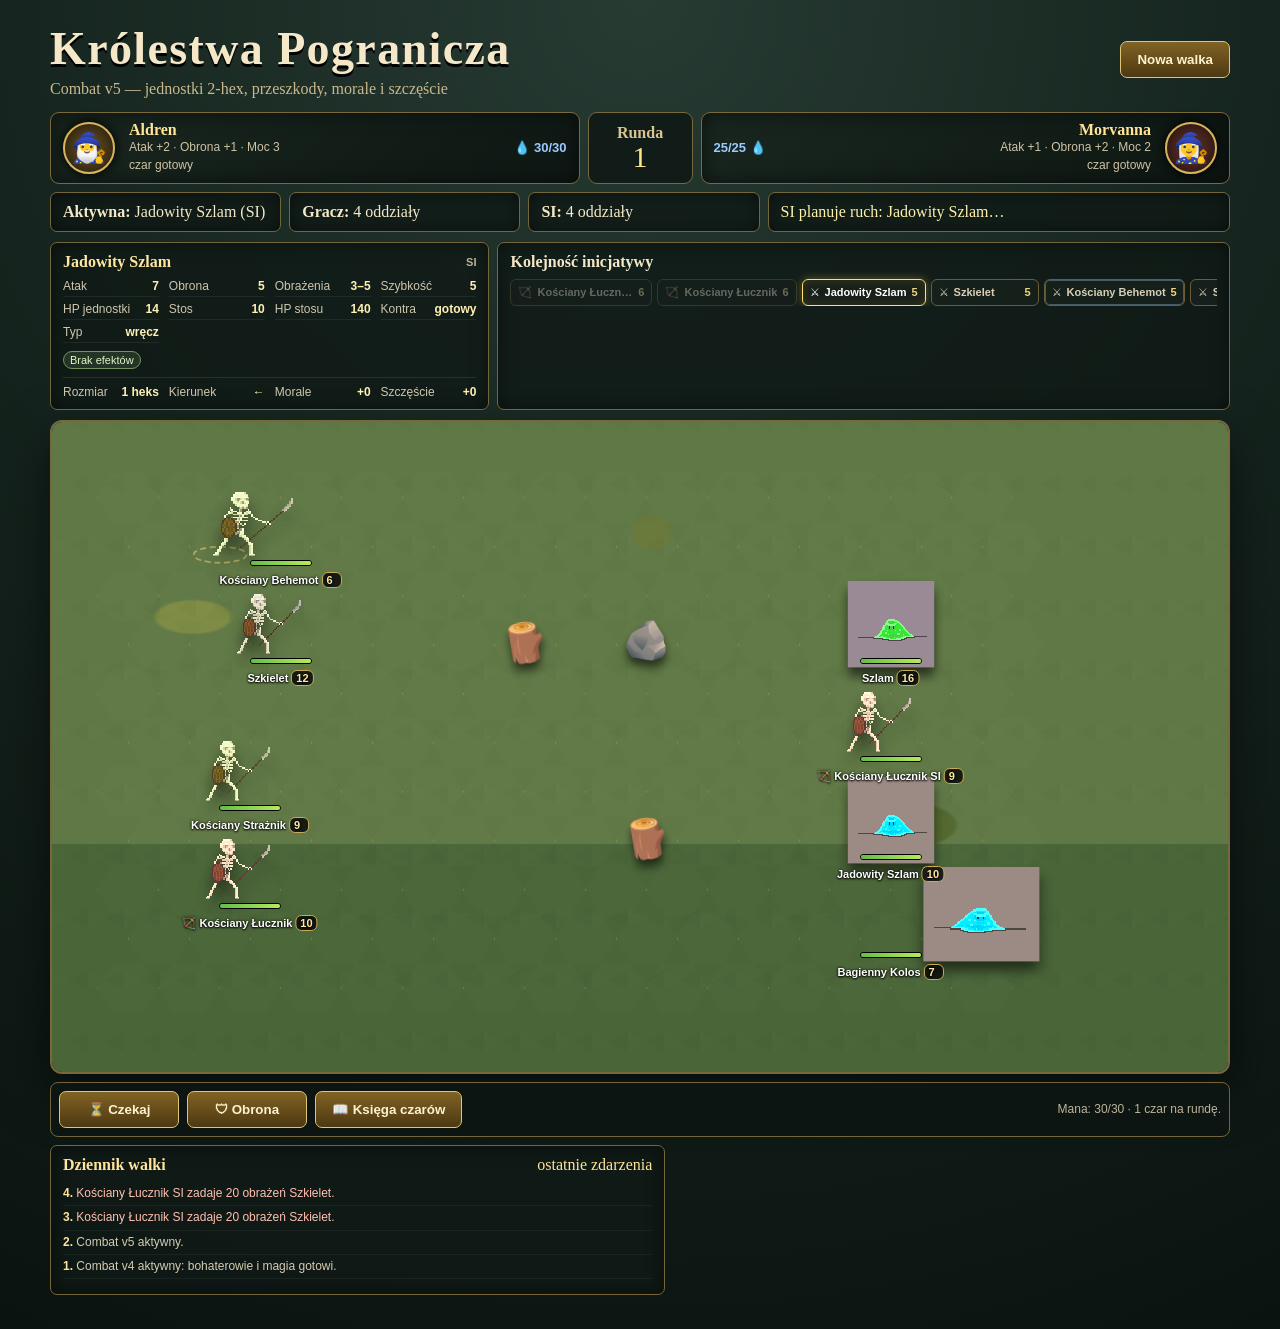
<file: index.html>
<!doctype html>
<html lang="pl">
<head>
  <meta charset="utf-8" />
  <meta name="viewport" content="width=device-width,initial-scale=1" />
  <title>Królestwa Pogranicza — Combat v5</title>
  <link rel="stylesheet" href="style.css" />
  <link rel="stylesheet" href="combat-v4.css" />
  <link rel="stylesheet" href="combat-v5.css" />
</head>
<body>
  <main class="game-shell">
    <header>
      <div>
        <h1>Królestwa Pogranicza</h1>
        <p class="subtitle">Combat v5 — jednostki 2-hex, przeszkody, morale i szczęście</p>
      </div>
      <button id="restartBtn">Nowa walka</button>
    </header>

    <section class="hero-row">
      <div class="hero-card player-hero" id="playerHeroCard"></div>
      <div class="round-card"><strong>Runda</strong><span id="roundLabel">1</span></div>
      <div class="hero-card ai-hero" id="aiHeroCard"></div>
    </section>

    <section class="hud">
      <div class="panel"><strong>Aktywna:</strong> <span id="turnLabel"></span></div>
      <div class="panel"><strong>Gracz:</strong> <span id="playerCount"></span></div>
      <div class="panel"><strong>SI:</strong> <span id="aiCount"></span></div>
      <div class="panel status" id="statusText">Wybierz akcję.</div>
    </section>

    <section class="combat-info">
      <div class="panel unit-card" id="unitCard"></div>
      <div class="panel initiative-panel">
        <strong>Kolejność inicjatywy</strong>
        <div id="initiativeQueue" class="initiative-queue"></div>
      </div>
    </section>

    <section class="battlefield-wrap">
      <div id="battlefield" class="battlefield" aria-label="Pole bitwy 15 na 11 heksów"></div>
    </section>

    <section class="action-bar">
      <button id="waitBtn" title="Przenieś aktywną jednostkę na koniec bieżącej kolejki">⏳ Czekaj</button>
      <button id="defendBtn" title="Zakończ turę i zyskaj +2 Obrony">🛡 Obrona</button>
      <button id="spellBtn" title="Otwórz księgę czarów">📖 Księga czarów</button>
      <div class="action-hint" id="actionHint">Bohater może rzucić jeden czar na rundę.</div>
    </section>

    <section class="bottom-panels">
      <div class="panel spellbook hidden" id="spellbook">
        <div class="panel-title"><strong>Księga czarów</strong><button id="closeSpellBtn">×</button></div>
        <div id="spellGrid" class="spell-grid"></div>
        <div class="spell-help" id="spellHelp">Wybierz czar, a następnie cel na polu bitwy.</div>
      </div>
      <div class="panel battle-log-panel">
        <div class="panel-title"><strong>Dziennik walki</strong><span>ostatnie zdarzenia</span></div>
        <div id="battleLog" class="battle-log"></div>
      </div>
    </section>
  </main>
  <script src="combat-core.js"></script>
  <script src="battlefield-core.js"></script>
  <script src="adventure-core.js"></script>
  <script src="game-state.js"></script>
  <script src="town-core.js"></script>
  <script src="battle-bridge.js"></script>
  <script src="game.js"></script>
  <script src="combat-v4.js"></script>
  <script src="combat-v5.js"></script>
  <script>document.getElementById('restartBtn').onclick=reset;</script>
</body>
</html>
</file>
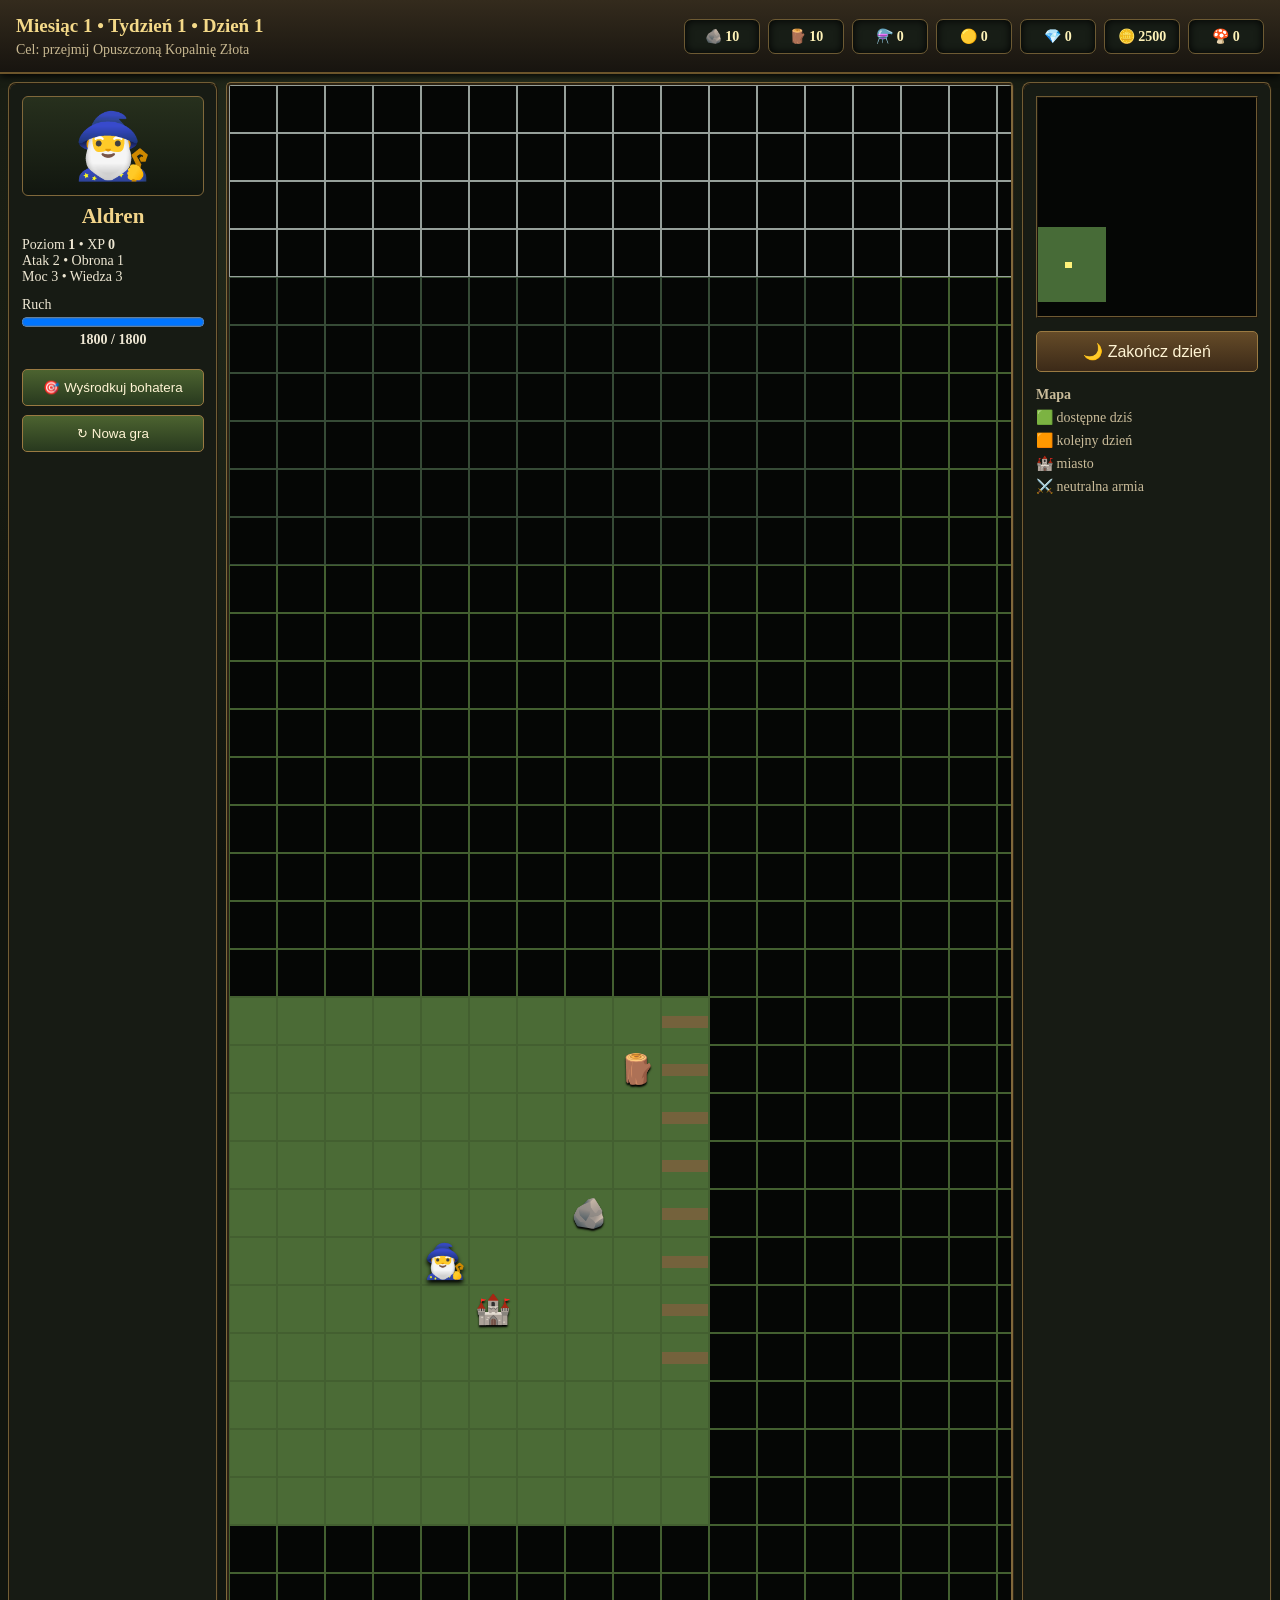
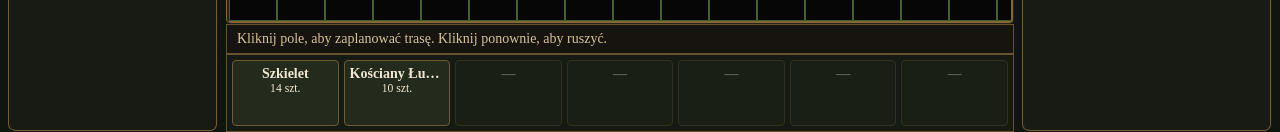
<file: adventure.html>
<!doctype html><html lang="pl"><head><meta charset="utf-8"><meta name="viewport" content="width=device-width,initial-scale=1"><title>Królestwa Pogranicza — Mapa przygody</title><link rel="stylesheet" href="adventure.css"></head><body>
<div class="adventure-shell">
<header class="topbar"><div class="calendar"><b id="calendarLabel">M1 • T1 • D1</b><span id="objective">Cel: przejmij Opuszczoną Kopalnię Złota</span></div><div class="resources">
<span title="Kamień">🪨 <b id="res-stone">0</b></span><span title="Drewno">🪵 <b id="res-wood">0</b></span><span title="Rtęć">⚗️ <b id="res-mercury">0</b></span><span title="Siarka">🟡 <b id="res-sulfur">0</b></span><span title="Klejnoty">💎 <b id="res-gems">0</b></span><span title="Złoto">🪙 <b id="res-gold">0</b></span><span title="Grzyby Dusz">🍄 <b id="res-soulMushrooms">0</b></span>
</div></header>
<main class="layout"><aside id="heroPanel" class="hero-panel"><div class="portrait">🧙‍♂️</div><h2 id="heroName">Aldren</h2><div id="heroStats"></div><div class="movement"><span>Ruch</span><progress id="moveBar" max="1800" value="1800"></progress><b id="moveText"></b></div><button id="centerHeroBtn">🎯 Wyśrodkuj bohatera</button><button id="newGameBtn">↻ Nowa gra</button></aside>
<section class="map-frame"><div id="mapViewport" class="map-viewport"><div id="adventureMap" class="adventure-map"></div></div><div id="mapStatus" class="map-status">Kliknij pole, aby zaplanować trasę. Kliknij ponownie, aby ruszyć.</div><div id="armyBar" class="army-bar"></div></section>
<aside class="right-panel"><canvas id="minimap" width="224" height="224"></canvas><button id="endDayBtn" class="end-day">🌙 Zakończ dzień</button><div class="legend"><b>Mapa</b><span>🟩 dostępne dziś</span><span>🟧 kolejny dzień</span><span>🏰 miasto</span><span>⚔️ neutralna armia</span></div></aside></main>
</div>
<div id="modal" class="modal hidden"><div class="modal-card"><h3 id="modalTitle"></h3><p id="modalText"></p><div id="modalActions"></div></div></div>
<script src="adventure-core.js"></script><script src="game-state.js"></script><script src="town-core.js"></script><script src="maps/adventure-v1-map.js"></script><script src="battle-bridge.js"></script><script src="adventure.js"></script>
</body></html>
</file>
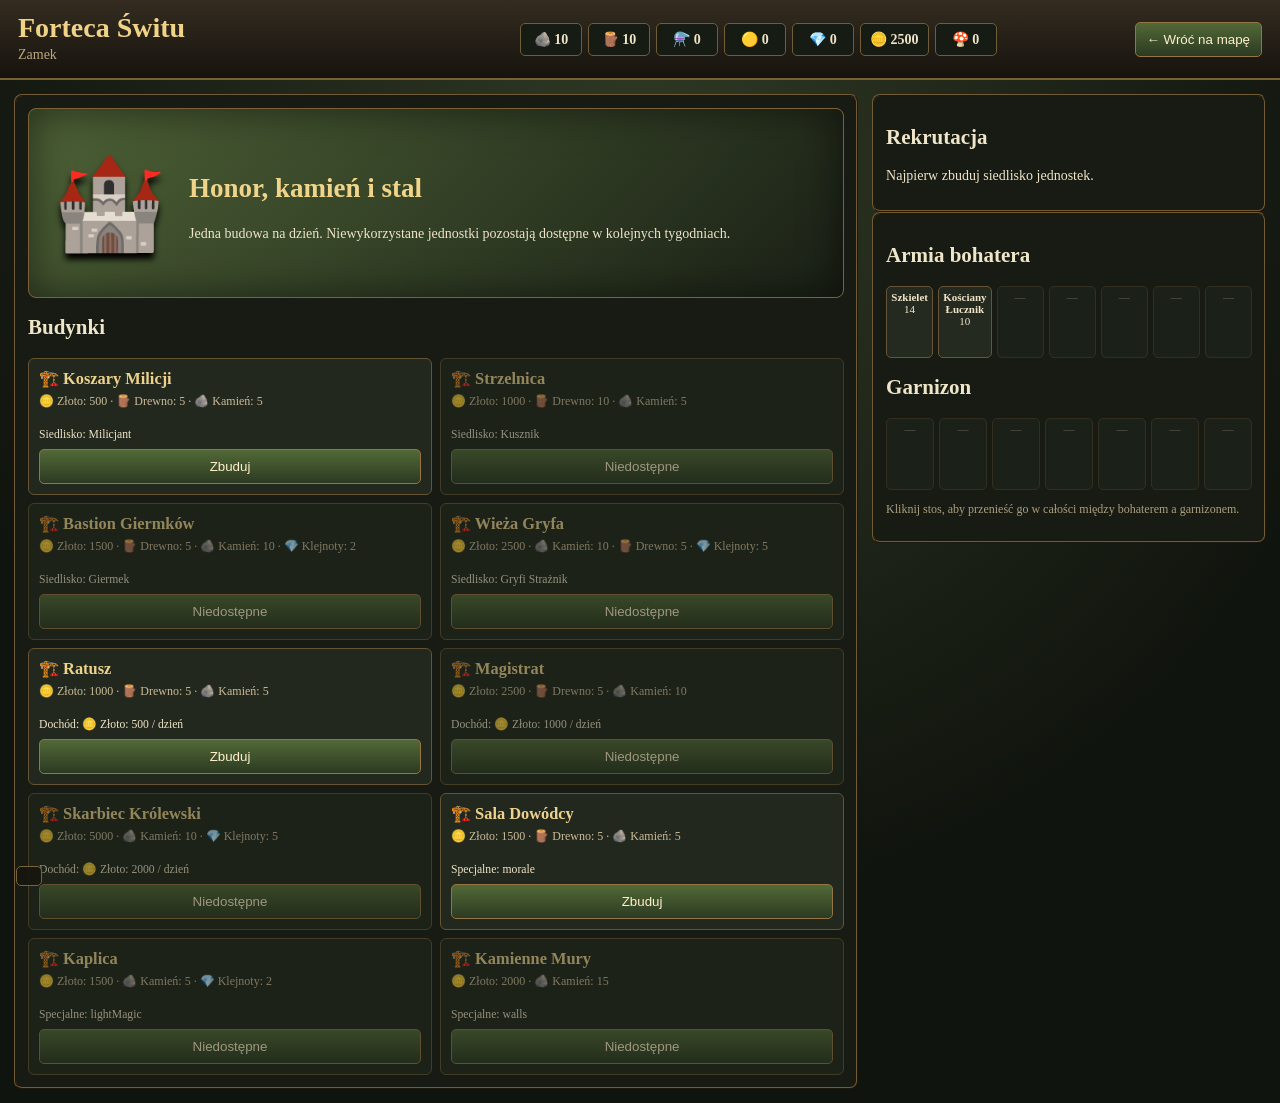
<file: town.html>
<!doctype html><html lang="pl"><head><meta charset="utf-8"><meta name="viewport" content="width=device-width,initial-scale=1"><title>Królestwa Pogranicza — Miasto</title><link rel="stylesheet" href="town.css"></head><body><div class="town-shell">
<header><div><h1 id="townName">Miasto</h1><p id="townFaction"></p></div><div class="resources"><span>🪨 <b id="res-stone">0</b></span><span>🪵 <b id="res-wood">0</b></span><span>⚗️ <b id="res-mercury">0</b></span><span>🟡 <b id="res-sulfur">0</b></span><span>💎 <b id="res-gems">0</b></span><span>🪙 <b id="res-gold">0</b></span><span>🍄 <b id="res-soulMushrooms">0</b></span></div><button id="backToMapBtn">← Wróć na mapę</button></header>
<main><section class="town-view"><div id="townBackdrop" class="town-backdrop"><div class="town-emblem" id="townEmblem">🏰</div><div class="town-copy"><h2 id="townTagline"></h2><p>Jedna budowa na dzień. Niewykorzystane jednostki pozostają dostępne w kolejnych tygodniach.</p></div></div><h2>Budynki</h2><div id="buildingsGrid" class="buildings-grid"></div></section>
<aside><section class="panel"><h2>Rekrutacja</h2><div id="recruitPanel"></div></section><section class="panel"><h2>Armia bohatera</h2><div id="heroArmy" class="army-grid"></div><h2>Garnizon</h2><div id="garrisonArmy" class="army-grid"></div><p class="hint">Kliknij stos, aby przenieść go w całości między bohaterem a garnizonem.</p></section></aside></main><div id="townStatus" class="status"></div></div>
<script src="adventure-core.js"></script><script src="game-state.js"></script><script src="town-core.js"></script><script src="town.js"></script></body></html>
</file>
<file: style.css>
:root { color-scheme: dark; font-family: Georgia, 'Times New Roman', serif; }
* { box-sizing: border-box; }
body {
  margin: 0; min-height: 100vh; color: #f5e8c8;
  background: radial-gradient(circle at top, #273b33 0, #16251f 42%, #0b1310 100%);
}
.game-shell { width: min(1180px, 97vw); margin: 0 auto; padding: 22px 0 34px; }
header { display:flex; justify-content:space-between; gap:20px; align-items:center; margin-bottom:14px; }
h1 { margin:0; font-size:clamp(28px,4vw,46px); letter-spacing:.03em; text-shadow:0 3px 0 #000; }
.subtitle { margin:.3rem 0 0; color:#c9b98d; }
button { border:1px solid #e0c477; background:linear-gradient(#806324,#4d3812); color:#fff3cf; padding:10px 16px; border-radius:7px; font-weight:700; cursor:pointer; }
button:hover { filter:brightness(1.18); }
.hud { display:grid; grid-template-columns:repeat(3,minmax(120px,1fr)) 2fr; gap:8px; margin-bottom:10px; }
.panel { background:#101a16cc; border:1px solid #75653b; border-radius:7px; padding:10px 12px; box-shadow:inset 0 0 18px #0007; }
.status { color:#fff0ab; }
.battlefield-wrap { overflow:auto; border:2px solid #78683b; border-radius:12px; box-shadow:0 18px 50px #0008; }
.battlefield {
  position:relative; min-width:1010px; height:650px; overflow:hidden;
  background:
    radial-gradient(ellipse at 12% 30%, #7c8b43 0 2.4%, transparent 2.8%),
    radial-gradient(ellipse at 73% 62%, #52672f 0 3.6%, transparent 4%),
    radial-gradient(ellipse at 51% 17%, #68783a 0 2.1%, transparent 2.5%),
    linear-gradient(#607845 0 65%, #4a6538 65% 100%);
  user-select:none;
}
.battlefield::before {
  content:""; position:absolute; inset:0; opacity:.22; pointer-events:none;
  background-image:
    linear-gradient(30deg,#ffffff08 12%,transparent 12.5%,transparent 87%,#00000012 87.5%),
    linear-gradient(150deg,#ffffff08 12%,transparent 12.5%,transparent 87%,#00000012 87.5%);
  background-size:36px 62px;
}
.cell {
  position:absolute; width:62px; height:54px;
  transform:translate(-50%,-50%);
  clip-path:polygon(25% 3%,75% 3%,100% 50%,75% 97%,25% 97%,0 50%);
  background:#ffffff03;
  outline:1px solid transparent;
  box-shadow: inset 0 0 0 1px #e9dc9f22;
  transition:filter .08s, background .08s, box-shadow .08s;
  z-index:1;
}
.cell.valid { background:#f4db5a25; box-shadow:inset 0 0 0 2px #ffe9887f, inset 0 0 20px #ffe45a22; cursor:pointer; }
.cell.valid:hover { background:#ffe96a42; box-shadow:inset 0 0 0 2px #fff0a8c0, 0 0 14px #ffd94d55; }
.cell.attack-origin { background:#e8ad4547; box-shadow:inset 0 0 0 3px #ffd06aa8, 0 0 14px #ff9f3555; }
.cell.blocked-side { background:#b8403035; }
.unit {
  position:absolute; z-index:5; image-rendering:pixelated; pointer-events:none;
  background-repeat:no-repeat; transform-origin:center bottom;
  filter:drop-shadow(0 8px 5px #0008);
  transition:filter .08s, transform .12s;
}
.unit.skeleton { width:75px; height:50px; transform:translate(-50%,-83%) scale(1.45); }
.unit.blob { width:80px; height:80px; transform:translate(-50%,-72%) scale(1.08); }
.unit.team-ai { filter:drop-shadow(0 8px 5px #0009) saturate(.9); }
.unit.variant-guard { filter:drop-shadow(0 8px 5px #0008) sepia(.4) saturate(1.3) hue-rotate(18deg); }
.unit.variant-poison { filter:drop-shadow(0 8px 5px #0008) hue-rotate(70deg) saturate(1.25); }
.unit.target-hover {
  filter:brightness(1.32) contrast(1.08)
    drop-shadow(0 0 2px #fff)
    drop-shadow(0 0 7px #ffcf73)
    drop-shadow(0 0 14px #e33);
}
.unit.variant-guard.target-hover, .unit.variant-poison.target-hover {
  filter:brightness(1.3) contrast(1.08) drop-shadow(0 0 2px #fff) drop-shadow(0 0 7px #ffcf73) drop-shadow(0 0 14px #e33);
}
.unit-hitbox { position:absolute; z-index:9; transform:translate(-50%,-70%); width:70px; height:86px; cursor:crosshair; }
.unit-hitbox.skeleton { height:76px; }
.unit-hitbox.blob { width:82px; height:88px; }
.hpbar { position:absolute; z-index:7; width:62px; height:6px; background:#221; border:1px solid #000; border-radius:10px; transform:translate(-50%,8px); overflow:hidden; pointer-events:none; }
.hpbar > i { display:block; height:100%; background:linear-gradient(90deg,#62be48,#b8e95c); }
.badge { position:absolute; z-index:8; transform:translate(-50%,17px); font:700 11px Arial,sans-serif; color:white; text-shadow:0 1px 2px #000,0 0 3px #000; pointer-events:none; white-space:nowrap; }
.stack-count { display:inline-block; min-width:20px; margin-left:3px; padding:1px 4px; border-radius:6px; background:#090b0aD9; border:1px solid #c9aa58; color:#ffe89e; }
.active-ring { position:absolute; width:55px; height:18px; border:3px solid #ffe779; border-radius:50%; z-index:4; transform:translate(-50%,-35%); box-shadow:0 0 12px #ffdc55; pointer-events:none; }
.side-marker { position:absolute; z-index:10; width:18px; height:18px; transform:translate(-50%,-50%); border:2px solid #fff1a5; background:#d97b27b8; border-radius:50%; box-shadow:0 0 10px #ffad3b; pointer-events:none; }
.damage { position:absolute; z-index:20; font:900 24px Arial,sans-serif; color:#fff2d2; text-shadow:0 2px 0 #7e1717,0 0 5px #000; animation:floatDamage .85s ease-out forwards; pointer-events:none; }
@keyframes floatDamage { from{ transform:translate(-50%,-20px); opacity:1 } to{ transform:translate(-50%,-80px); opacity:0 } }
.help { margin-top:10px; padding:11px 14px; color:#c9c0a5; background:#0d1512aa; border-radius:8px; line-height:1.45; }
@media(max-width:760px){ .hud{grid-template-columns:1fr 1fr}.status{grid-column:1/-1} header{align-items:flex-start;flex-direction:column} }

/* Combat v3 */
.combat-info { display:grid; grid-template-columns:minmax(300px,.9fr) minmax(420px,1.5fr); gap:8px; margin-bottom:10px; }
.unit-card { min-height:104px; }
.unit-card-title { display:flex; align-items:center; justify-content:space-between; gap:12px; margin-bottom:8px; color:#ffe7a0; }
.unit-card-title span { font:700 11px Arial,sans-serif; text-transform:uppercase; color:#bdb395; }
.stats-grid { display:grid; grid-template-columns:repeat(4,minmax(90px,1fr)); gap:5px 10px; font:12px Arial,sans-serif; color:#cfc6ad; }
.stats-grid span { display:flex; justify-content:space-between; gap:8px; border-bottom:1px solid #ffffff10; padding-bottom:3px; }
.stats-grid b { color:#fff0b3; }
.initiative-panel { overflow:hidden; }
.initiative-queue { display:flex; gap:5px; overflow-x:auto; padding-top:8px; scrollbar-width:thin; }
.queue-unit { flex:0 0 auto; min-width:108px; max-width:142px; padding:6px 7px; border:1px solid #6b5c38; border-radius:6px; background:#18211ccc; font:11px Arial,sans-serif; display:grid; grid-template-columns:auto 1fr auto; align-items:center; gap:5px; color:#d8cfb8; }
.queue-unit b { white-space:nowrap; overflow:hidden; text-overflow:ellipsis; }
.queue-unit em { font-style:normal; font-weight:800; color:#efd77f; }
.queue-unit.current { border-color:#ffe06c; box-shadow:0 0 10px #ffd84c55,inset 0 0 12px #a5781840; color:white; }
.queue-unit.done { opacity:.42; filter:grayscale(.45); }
.queue-unit.dead { opacity:.18; text-decoration:line-through; }
.unit.variant-archer { filter:drop-shadow(0 8px 5px #0008) sepia(.28) saturate(1.25) hue-rotate(340deg); }
.unit.variant-archer.target-hover { filter:brightness(1.35) contrast(1.08) drop-shadow(0 0 2px #fff) drop-shadow(0 0 7px #ffcf73) drop-shadow(0 0 14px #e33); }
.unit-hitbox.shootable { cursor:crosshair; }
@media(max-width:900px){ .combat-info{grid-template-columns:1fr}.stats-grid{grid-template-columns:repeat(2,1fr)} }
</file>
<file: combat-v4.css>
.hero-row{display:grid;grid-template-columns:1fr 105px 1fr;gap:8px;margin-bottom:8px}.hero-card{min-height:72px;display:grid;grid-template-columns:56px 1fr auto;gap:10px;align-items:center;padding:8px 12px;border:1px solid #7c693b;border-radius:9px;background:linear-gradient(135deg,#19261f,#0e1713);box-shadow:inset 0 0 20px #0008}.hero-card.ai-hero{direction:rtl;text-align:right}.hero-card.ai-hero .hero-meta{direction:ltr}.hero-portrait{width:52px;height:52px;border-radius:50%;display:grid;place-items:center;font-size:29px;background:radial-gradient(circle,#6c5425,#21180a);border:2px solid #d7b55d;box-shadow:0 0 12px #000}.ai-hero .hero-portrait{background:radial-gradient(circle,#67332b,#21100d)}.hero-name{color:#ffe49a;font-weight:800}.hero-meta{font:12px Arial,sans-serif;color:#cfc3a5;line-height:1.45}.mana{font:bold 13px Arial,sans-serif;color:#9bcaff;white-space:nowrap}.round-card{display:grid;place-items:center;align-content:center;border:1px solid #78683b;border-radius:9px;background:#111b17;color:#d7c493}.round-card span{font-size:30px;color:#ffe78c;line-height:1}.action-bar{margin-top:8px;display:flex;gap:8px;align-items:center;padding:8px;border:1px solid #75653b;border-radius:8px;background:#0d1512e8}.action-bar button{min-width:120px}.action-hint{margin-left:auto;color:#bdb49b;font:12px Arial,sans-serif}.bottom-panels{display:grid;grid-template-columns:1.05fr .95fr;gap:8px;margin-top:8px}.panel-title{display:flex;justify-content:space-between;align-items:center;margin-bottom:8px;color:#ffe49a}.panel-title button{min-width:30px;padding:2px 7px;font-size:18px}.spellbook.hidden{display:none}.spell-grid{display:grid;grid-template-columns:repeat(2,1fr);gap:7px}.spell{text-align:left;min-height:62px;display:grid;grid-template-columns:34px 1fr auto;gap:7px;align-items:center;background:linear-gradient(#263545,#111b28);border-color:#7388a1}.spell.selected{box-shadow:0 0 12px #8ec7ff88;border-color:#baddff}.spell-icon{font-size:26px}.spell small{color:#b7c3d1;font-weight:400}.spell-cost{color:#8fc4ff}.spell-help{margin-top:8px;color:#c9c0a5;font:12px Arial,sans-serif}.battle-log-panel{min-height:150px}.battle-log{max-height:155px;overflow:auto;font:12px/1.45 Arial,sans-serif;color:#d5ccb4}.log-entry{padding:3px 0;border-bottom:1px solid #ffffff0d}.log-entry strong{color:#ffe399}.log-entry.magic{color:#a9d4ff}.log-entry.ai{color:#ffc0b0}.effects{margin-top:8px;display:flex;gap:5px;flex-wrap:wrap}.effect-chip{padding:2px 6px;border-radius:10px;background:#243426;border:1px solid #76935d;font:11px Arial,sans-serif;color:#dff5c6}.effect-chip.bad{border-color:#a25d59;background:#3a201f;color:#ffd0ca}.queue-unit.waiting{border-color:#7ea5d6;box-shadow:inset 0 0 10px #315c8a44}.spell-fx{position:absolute;z-index:19;transform:translate(-50%,-50%);font-size:38px;animation:spellPop .75s ease-out forwards;pointer-events:none}@keyframes spellPop{from{transform:translate(-50%,-20%) scale(.5);opacity:0}35%{opacity:1}to{transform:translate(-50%,-80%) scale(1.35);opacity:0}}@media(max-width:900px){.bottom-panels{grid-template-columns:1fr}.hero-row{grid-template-columns:1fr 70px 1fr}.action-hint{display:none}}@media(max-width:760px){.action-bar{flex-wrap:wrap}.action-bar button{flex:1}.hero-card{grid-template-columns:42px 1fr}.hero-portrait{width:40px;height:40px}.mana{grid-column:1/-1}.spell-grid{grid-template-columns:1fr}}
</file>
<file: combat-v5.css>
/* Combat v5 — Battlefield Depth */
.battle-obstacle{position:absolute;z-index:3;transform:translate(-50%,-62%);font-size:38px;filter:drop-shadow(0 7px 5px #0009);pointer-events:none}.obstacle-ruin{font-size:42px}.obstacle-trunk{transform:translate(-50%,-55%) rotate(-8deg)}
.unit.size-2{transform-origin:center bottom}.unit.skeleton.size-2{transform:translate(-67%,-83%) scale(1.8,1.55)}.unit.blob.size-2{transform:translate(-63%,-72%) scale(1.45,1.18)}.unit.size-2.facing-left{scale:-1 1}
.large-tail-ring{position:absolute;width:55px;height:18px;border:2px dashed #e8c96f99;border-radius:50%;z-index:4;transform:translate(-50%,-35%);pointer-events:none}.tail-hitbox{z-index:9}
.v5-fx{position:absolute;z-index:30;transform:translate(-50%,-50%);font-size:34px;pointer-events:none;animation:v5Pop .85s ease-out forwards}@keyframes v5Pop{0%{opacity:0;transform:translate(-50%,-20%) scale(.5)}25%{opacity:1;transform:translate(-50%,-50%) scale(1.25)}100%{opacity:0;transform:translate(-50%,-120%) scale(1)}}
.v5-stats{display:grid;grid-template-columns:repeat(4,minmax(90px,1fr));gap:5px 10px;margin-top:8px;padding-top:7px;border-top:1px solid #ffffff18;font:12px Arial,sans-serif;color:#cfc6ad}.v5-stats span{display:flex;justify-content:space-between;gap:8px}.v5-stats b{color:#fff0b3}.queue-unit.large{box-shadow:inset 0 0 0 1px #8db7d866}.log-entry.morale{color:#d9f19a}.log-entry.morale-bad{color:#ff9a90}.log-entry.luck{color:#91efb1}
@media(max-width:900px){.v5-stats{grid-template-columns:repeat(2,1fr)}}
</file>
<file: adventure.css>
*{box-sizing:border-box}body{margin:0;background:#11150f;color:#eee7d3;font:14px Georgia,serif;overflow:hidden}.adventure-shell{height:100vh;display:flex;flex-direction:column;background:radial-gradient(circle at 40% 20%,#2b3421,#10130d 70%)}.topbar{height:74px;display:flex;align-items:center;justify-content:space-between;padding:8px 16px;border-bottom:2px solid #6c552b;background:linear-gradient(#342b1d,#17140f);box-shadow:0 2px 8px #000}.calendar{display:flex;flex-direction:column;gap:5px}.calendar b{font-size:19px;color:#f4d989}.calendar span{color:#c8b891}.resources{display:flex;gap:8px;flex-wrap:wrap;justify-content:flex-end}.resources span{min-width:76px;padding:8px 9px;background:#171d16;border:1px solid #6d5a33;border-radius:7px;text-align:center;box-shadow:inset 0 0 8px #000}.resources b{color:#fff3b8}.layout{display:grid;grid-template-columns:210px minmax(400px,1fr) 250px;gap:8px;min-height:0;flex:1;padding:8px}.hero-panel,.right-panel{background:#171b14;border:2px ridge #725d35;border-radius:8px;padding:12px;overflow:auto}.portrait{height:100px;display:grid;place-items:center;font-size:64px;background:linear-gradient(#27301d,#11160f);border:1px solid #80683b;border-radius:6px}.hero-panel h2{text-align:center;color:#f2d48a;margin:8px 0}.hero-panel button,.right-panel button{width:100%;padding:10px;margin-top:9px;background:linear-gradient(#4c6330,#28391e);color:#fff4d4;border:1px solid #9a7a42;border-radius:5px;cursor:pointer}.movement{margin:12px 0}.movement progress{width:100%;height:18px}.movement b{display:block;text-align:center}.map-frame{display:grid;grid-template-rows:minmax(0,1fr) 30px 78px;min-width:0}.map-viewport{position:relative;overflow:auto;background:#090b08;border:3px ridge #80683b;border-radius:5px;scrollbar-color:#6e5930 #111}.adventure-map{position:relative;width:1536px;height:1536px;background:#2f4c24}.tile{position:absolute;width:48px;height:48px;border:1px solid rgba(0,0,0,.11);display:flex;align-items:center;justify-content:center;user-select:none}.terrain-grass{background:#4b6b36}.terrain-dirt{background:#775a37}.terrain-rock{background:#62615a}.terrain-sand{background:#9b8750}.terrain-snow{background:#a8b3ad}.terrain-swamp{background:#3d533d}.tile.road-dirt:after,.tile.road-stone:after,.tile.road-paved:after{content:"";position:absolute;left:0;right:0;top:18px;height:12px;background:#80613e;opacity:.78}.tile.road-stone:after{background:#77736a}.tile.road-paved:after{background:#99917e}.tile.route-today{box-shadow:inset 0 0 0 3px #72e36a}.tile.route-later{box-shadow:inset 0 0 0 3px #e3a34b}.tile.target{outline:3px solid #ffe386;z-index:6}.fog-hidden:before,.fog-explored:before{content:"";position:absolute;inset:0;z-index:8;background:#050605}.fog-explored:before{background:rgba(4,6,5,.58)}.object{position:absolute;width:48px;height:48px;z-index:10;display:grid;place-items:center;font-size:29px;text-shadow:0 2px 2px #000;cursor:pointer}.object .label{display:none;position:absolute;top:42px;white-space:nowrap;font-size:12px;background:#111d;padding:3px 5px;border:1px solid #8e7646}.object:hover .label{display:block}.hero{position:absolute;width:48px;height:48px;z-index:15;display:grid;place-items:center;font-size:34px;filter:drop-shadow(0 3px 2px #000);transition:left .12s linear,top .12s linear}.map-status{background:#17140f;border:1px solid #66542f;padding:6px 10px;color:#d5c49b}.army-bar{display:grid;grid-template-columns:repeat(7,1fr);gap:5px;padding:5px;background:#151a12;border:1px solid #66542f}.army-slot{min-width:0;border:1px solid #6d5b36;background:#242b1d;border-radius:4px;padding:5px;text-align:center}.army-slot.empty{opacity:.35}.army-slot b,.army-slot small{display:block;overflow:hidden;text-overflow:ellipsis;white-space:nowrap}.right-panel canvas{width:100%;height:auto;background:#050605;border:2px ridge #6f5a33;image-rendering:pixelated}.end-day{font-size:16px!important;background:linear-gradient(#654b28,#3c2a18)!important}.legend{margin-top:15px;display:flex;flex-direction:column;gap:6px;color:#cabc9a}.modal{position:fixed;inset:0;background:#000b;z-index:50;display:grid;place-items:center}.modal.hidden{display:none}.modal-card{width:min(420px,90vw);padding:18px;background:#242519;border:2px ridge #a07c42;border-radius:8px;box-shadow:0 10px 30px #000}.modal-card h3{color:#f5d78a}.modal-card button{padding:9px 12px;margin:5px;background:#3e542b;color:#fff;border:1px solid #92723c;border-radius:4px;cursor:pointer}@media(max-width:900px){.layout{grid-template-columns:150px 1fr}.right-panel{display:none}.resources span{min-width:58px;padding:5px}.topbar{height:92px}.map-frame{grid-template-rows:minmax(0,1fr) 30px 70px}}
</file>
<file: town.css>
*{box-sizing:border-box}body{margin:0;background:#0f120e;color:#efe5c8;font:14px Georgia,serif}.town-shell{min-height:100vh;background:radial-gradient(circle at 50% 15%,#303925,#10140e 65%)}header{display:grid;grid-template-columns:1fr minmax(460px,2fr) auto;align-items:center;gap:12px;padding:12px 18px;background:linear-gradient(#342c20,#16130e);border-bottom:2px solid #7b6035;position:sticky;top:0;z-index:5}h1{margin:0;color:#f1d388}header p{margin:3px 0;color:#baa77e}.resources{display:flex;justify-content:center;gap:6px;flex-wrap:wrap}.resources span{padding:7px 9px;background:#161b14;border:1px solid #715d38;border-radius:5px;min-width:62px;text-align:center}button{cursor:pointer;background:linear-gradient(#526937,#2c3a22);color:#fff0cb;border:1px solid #947543;border-radius:5px;padding:9px 11px}main{display:grid;grid-template-columns:minmax(560px,1.5fr) minmax(320px,.7fr);gap:14px;padding:14px}.town-view,.panel{background:#171b14;border:2px ridge #725b35;border-radius:8px;padding:12px}.town-backdrop{min-height:190px;border:1px solid #7b6238;border-radius:8px;background:linear-gradient(135deg,#4d6136,#1a2016);display:flex;align-items:center;padding:24px;gap:24px;box-shadow:inset 0 0 40px #0008}.town-backdrop.necropolis{background:linear-gradient(135deg,#3d3349,#151219)}.town-emblem{font-size:90px;filter:drop-shadow(0 6px 3px #000)}.town-copy h2{font-size:27px;color:#f0d489}.buildings-grid{display:grid;grid-template-columns:repeat(2,minmax(0,1fr));gap:8px}.building{border:1px solid #655333;background:#23281e;border-radius:6px;padding:10px;min-height:120px}.building.built{box-shadow:inset 0 0 0 2px #6ea85b}.building.locked{opacity:.58}.building h3{margin:0 0 5px;color:#ecd28c}.cost{color:#cabb98;font-size:12px;min-height:32px}.building button{width:100%;margin-top:7px}.recruit-row{display:grid;grid-template-columns:1fr auto;gap:7px;padding:9px 0;border-bottom:1px solid #4b432f}.recruit-row strong{color:#ead08a}.recruit-row small{display:block;color:#b6a783}.recruit-row input{width:60px;background:#10140f;color:#fff;border:1px solid #675333;padding:6px}.army-grid{display:grid;grid-template-columns:repeat(7,1fr);gap:5px}.slot{min-height:72px;border:1px solid #665538;background:#252a20;border-radius:5px;padding:4px;text-align:center;font-size:11px}.slot.empty{opacity:.35}.slot b,.slot span{display:block;overflow:hidden;text-overflow:ellipsis}.slot:not(.empty):hover{outline:2px solid #d6b867}.hint{color:#ad9e7d;font-size:12px}.status{position:fixed;left:16px;bottom:14px;padding:9px 12px;background:#16170fee;border:1px solid #7a6338;border-radius:5px;max-width:60vw}@media(max-width:980px){header{grid-template-columns:1fr}.resources{justify-content:flex-start}main{grid-template-columns:1fr}.buildings-grid{grid-template-columns:1fr}}
</file>
